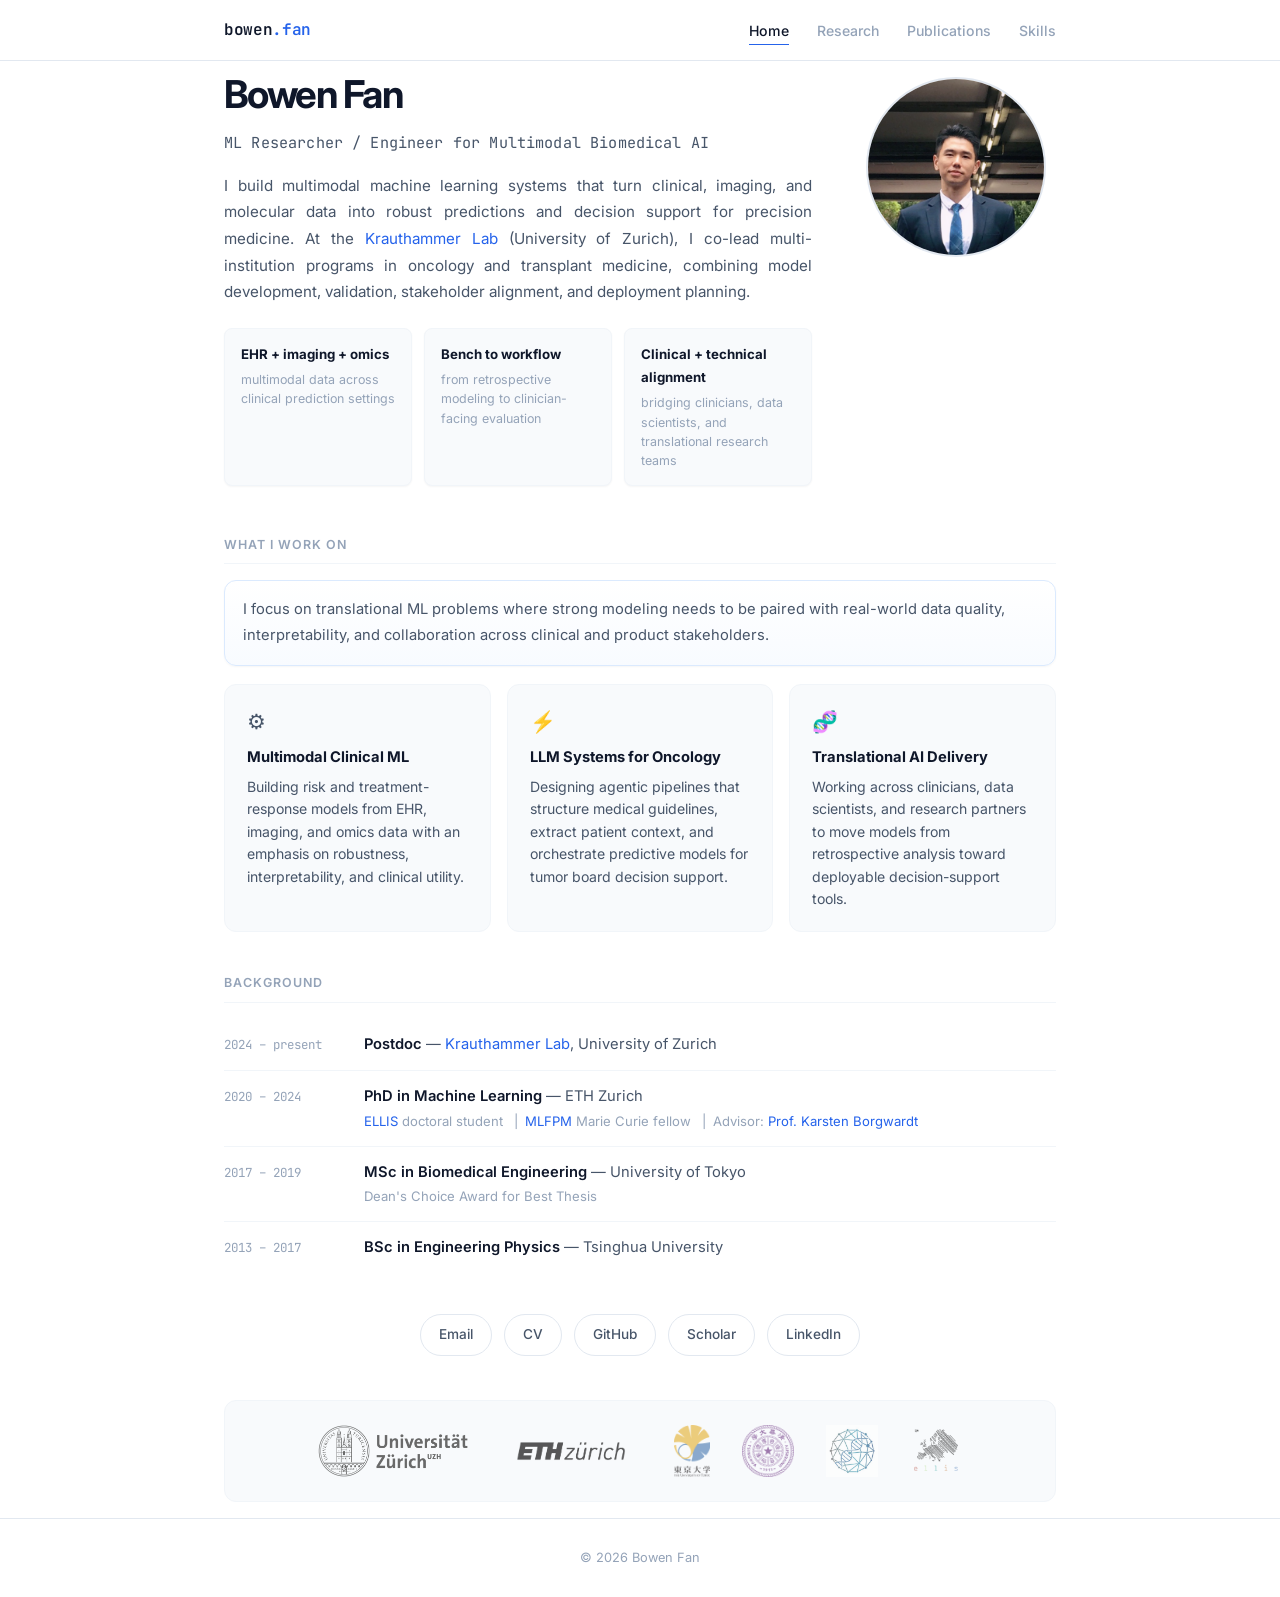
<file: index.html>
<!DOCTYPE html>
<html lang="en">
<head>
  <meta charset="UTF-8">
  <meta name="viewport" content="width=device-width, initial-scale=1">
  <meta name="description" content="Bowen Fan – ML researcher and engineer building multimodal AI systems for precision medicine, translational research, and pharma-facing biomedical applications.">
  <link rel="preconnect" href="https://fonts.googleapis.com">
  <link rel="preconnect" href="https://fonts.gstatic.com" crossorigin>
  <link href="https://fonts.googleapis.com/css2?family=Inter:wght@400;500;600;700&family=JetBrains+Mono:wght@400;500;600;700&display=swap" rel="stylesheet">
  <link rel="stylesheet" href="style.css">
  <title>Bowen Fan</title>
</head>
<body>
  <header>
    <nav class="container">
      <a class="nav-brand" href="index.html">bowen<span>.fan</span></a>
      <ul class="nav-links">
        <li><a href="index.html" class="active">Home</a></li>
        <li><a href="research.html">Research</a></li>
        <li><a href="publications.html">Publications</a></li>
        <li><a href="skills.html">Skills</a></li>
      </ul>
    </nav>
  </header>

  <main class="container">

    <!-- Hero -->
    <section class="hero">
      <div class="hero-text">
        <h1>Bowen Fan</h1>
        <p class="hero-tagline">ML Researcher / Engineer for Multimodal Biomedical AI</p>
        <p>I build multimodal machine learning systems that turn clinical, imaging, and molecular data into robust predictions and decision support for precision medicine. At the <a href="https://krauthammerlab.ch/" target="_blank">Krauthammer Lab</a> (University of Zurich), I co-lead multi-institution programs in oncology and transplant medicine, combining model development, validation, stakeholder alignment, and deployment planning.</p>
        <div class="hero-metrics">
          <div class="metric-card">
            <strong>EHR + imaging + omics</strong>
            <span>multimodal data across clinical prediction settings</span>
          </div>
          <div class="metric-card">
            <strong>Bench to workflow</strong>
            <span>from retrospective modeling to clinician-facing evaluation</span>
          </div>
          <div class="metric-card">
            <strong>Clinical + technical alignment</strong>
            <span>bridging clinicians, data scientists, and translational research teams</span>
          </div>
        </div>
      </div>
      <div class="hero-photo">
        <img src="files/profile.png" alt="Bowen Fan">
      </div>
    </section>

    <!-- What I work on -->
    <section class="home-section">
      <h3 class="home-heading">What I work on</h3>
      <p class="section-intro-card">I focus on translational ML problems where strong modeling needs to be paired with real-world data quality, interpretability, and collaboration across clinical and product stakeholders.</p>
      <div class="focus-grid">
        <a href="research.html" class="focus-card">
          <span class="focus-icon">&#9881;</span>
          <strong>Multimodal Clinical ML</strong>
          <span>Building risk and treatment-response models from EHR, imaging, and omics data with an emphasis on robustness, interpretability, and clinical utility.</span>
        </a>
        <a href="research.html" class="focus-card">
          <span class="focus-icon">&#9889;</span>
          <strong>LLM Systems for Oncology</strong>
          <span>Designing agentic pipelines that structure medical guidelines, extract patient context, and orchestrate predictive models for tumor board decision support.</span>
        </a>
        <a href="research.html" class="focus-card">
          <span class="focus-icon">&#129516;</span>
          <strong>Translational AI Delivery</strong>
          <span>Working across clinicians, data scientists, and research partners to move models from retrospective analysis toward deployable decision-support tools.</span>
        </a>
      </div>
      <!-- <div class="hero-keywords">
        <span class="keyword">Biomedical AI</span>
        <span class="keyword">Multimodal ML</span>
        <span class="keyword">Clinical Prediction</span>
        <span class="keyword">Treatment Response</span>
        <span class="keyword">EHR</span>
        <span class="keyword">Omics</span>
        <span class="keyword">LLM Agents</span>
        <span class="keyword">Precision Oncology</span>
        <span class="keyword">Biotech / Pharma</span>
      </div> -->
    </section>

    <!-- Background -->
    <section class="home-section">
      <h3 class="home-heading">Background</h3>
      <div class="timeline">
        <div class="timeline-item">
          <div class="timeline-date">2024 &ndash; present</div>
          <div class="timeline-content">
            <strong>Postdoc</strong> &mdash; <a href="https://krauthammerlab.ch/" target="_blank">Krauthammer Lab</a>, University of Zurich
          </div>
        </div>
        <div class="timeline-item">
          <div class="timeline-date">2020 &ndash; 2024</div>
          <div class="timeline-content">
            <strong>PhD in Machine Learning</strong> &mdash; ETH Zurich
            <span class="timeline-detail"><a href="https://ellis.eu/" target="_blank">ELLIS</a> doctoral student &ensp;|&ensp;<a href="https://mlfpm.eu/" target="_blank">MLFPM</a> Marie Curie fellow &ensp;|&ensp;Advisor: <a href="https://scholar.google.co.uk/citations?user=v3JsjMYAAAAJ&hl=en" target="_blank">Prof. Karsten Borgwardt</a></span>
          </div>
        </div>
        <div class="timeline-item">
          <div class="timeline-date">2017 &ndash; 2019</div>
          <div class="timeline-content">
            <strong>MSc in Biomedical Engineering</strong> &mdash; University of Tokyo
            <span class="timeline-detail">Dean's Choice Award for Best Thesis</span>
          </div>
        </div>
        <div class="timeline-item">
          <div class="timeline-date">2013 &ndash; 2017</div>
          <div class="timeline-content">
            <strong>BSc in Engineering Physics</strong> &mdash; Tsinghua University
          </div>
        </div>
      </div>
    </section>

    <!-- Links -->
    <div class="social-links">
      <a href="mailto:percyfanbw@gmail.com">Email</a>
      <a href="files/CV.pdf" target="_blank">CV</a>
      <a href="https://github.com/bowfan94" target="_blank">GitHub</a>
      <a href="https://scholar.google.com/citations?user=kJBUBUkAAAAJ&hl=en" target="_blank">Scholar</a>
      <a href="https://www.linkedin.com/in/bowenfan-thu/" target="_blank">LinkedIn</a>
    </div>

    <div class="logo-bar">
      <img src="files/Logos/uzh-logo-black.png" alt="University of Zurich">
      <img src="files/Logos/eth_logo.png" alt="ETH Zurich">
      <img src="files/Logos/UTokyo_logo.png" alt="University of Tokyo">
      <img src="files/Logos/Tsinghua_Logo.png" alt="Tsinghua University">
      <img src="files/Logos/MLFPM_logo.jpg" alt="MLFPM">
      <img src="files/Logos/ellis_logo.png" alt="ELLIS">
    </div>
  </main>

  <footer>
    <div class="container">&copy; 2026 Bowen Fan</div>
  </footer>
</body>
</html>
</file>
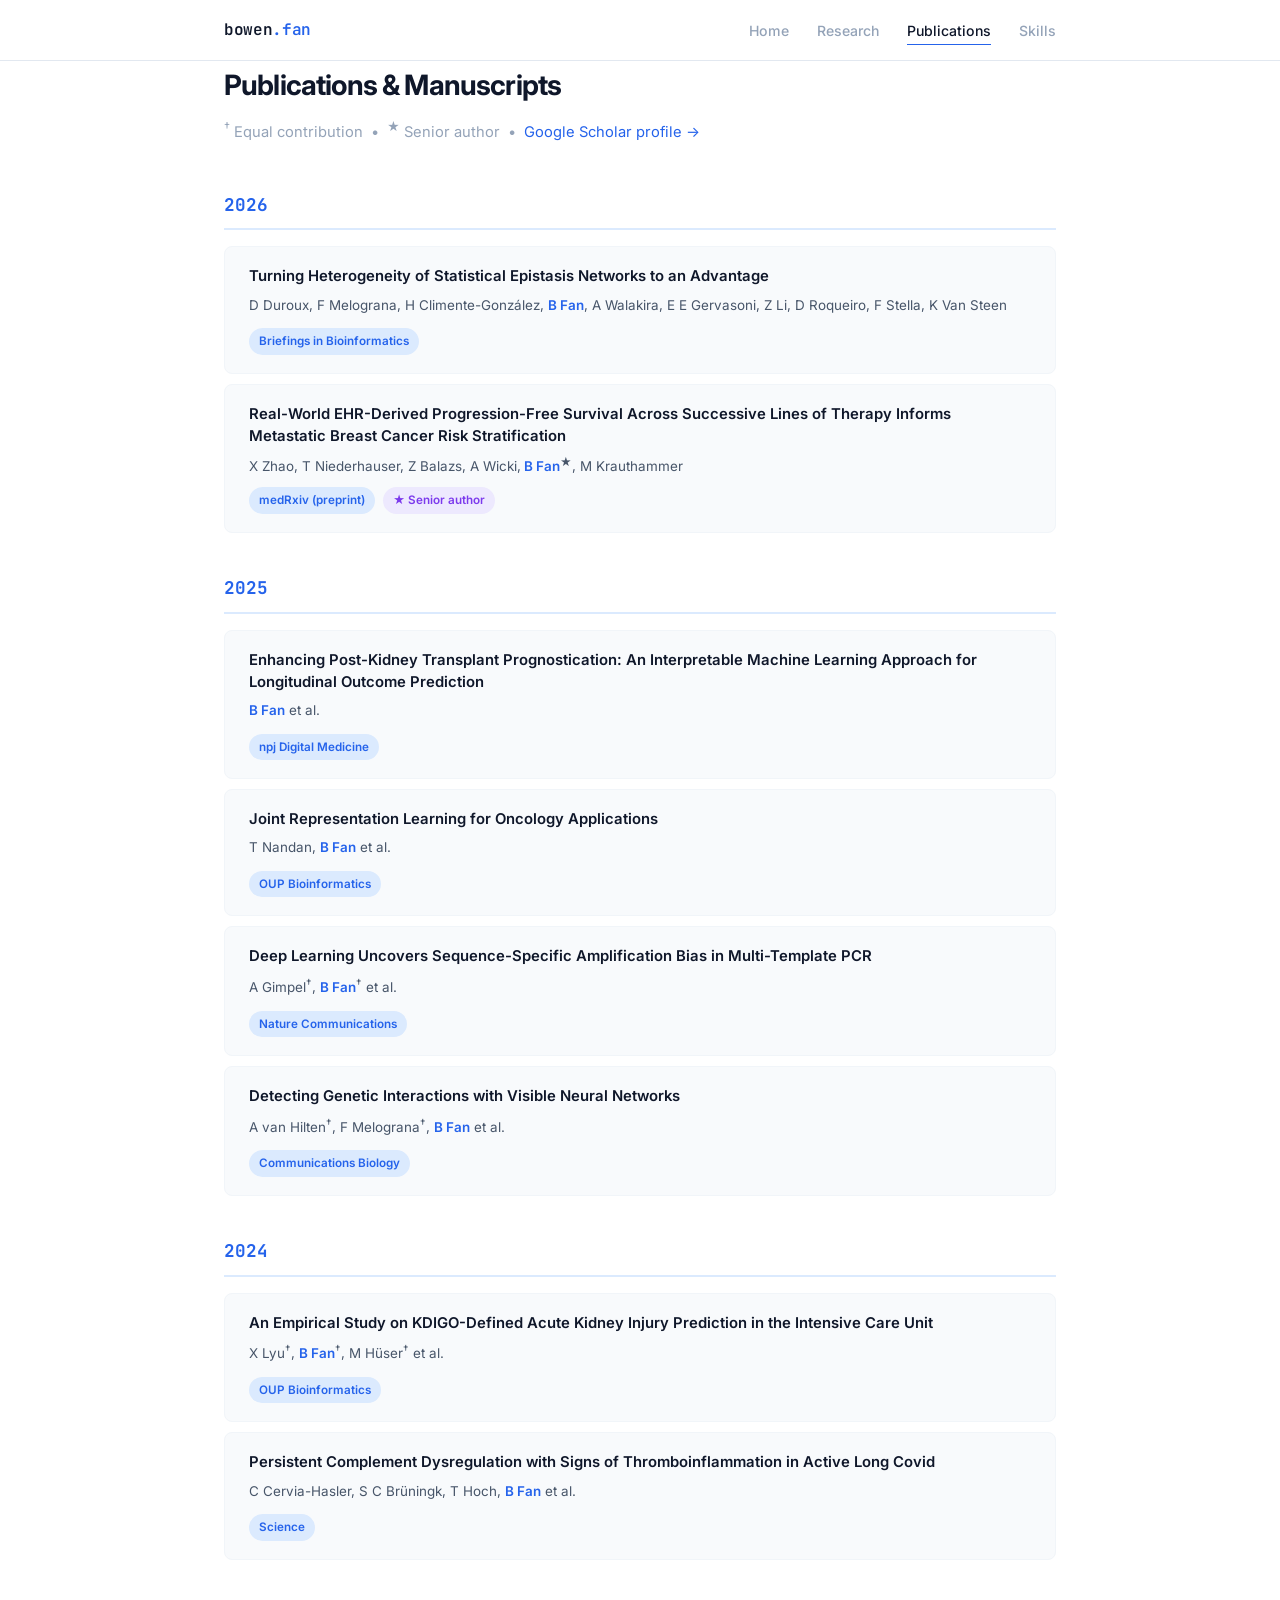
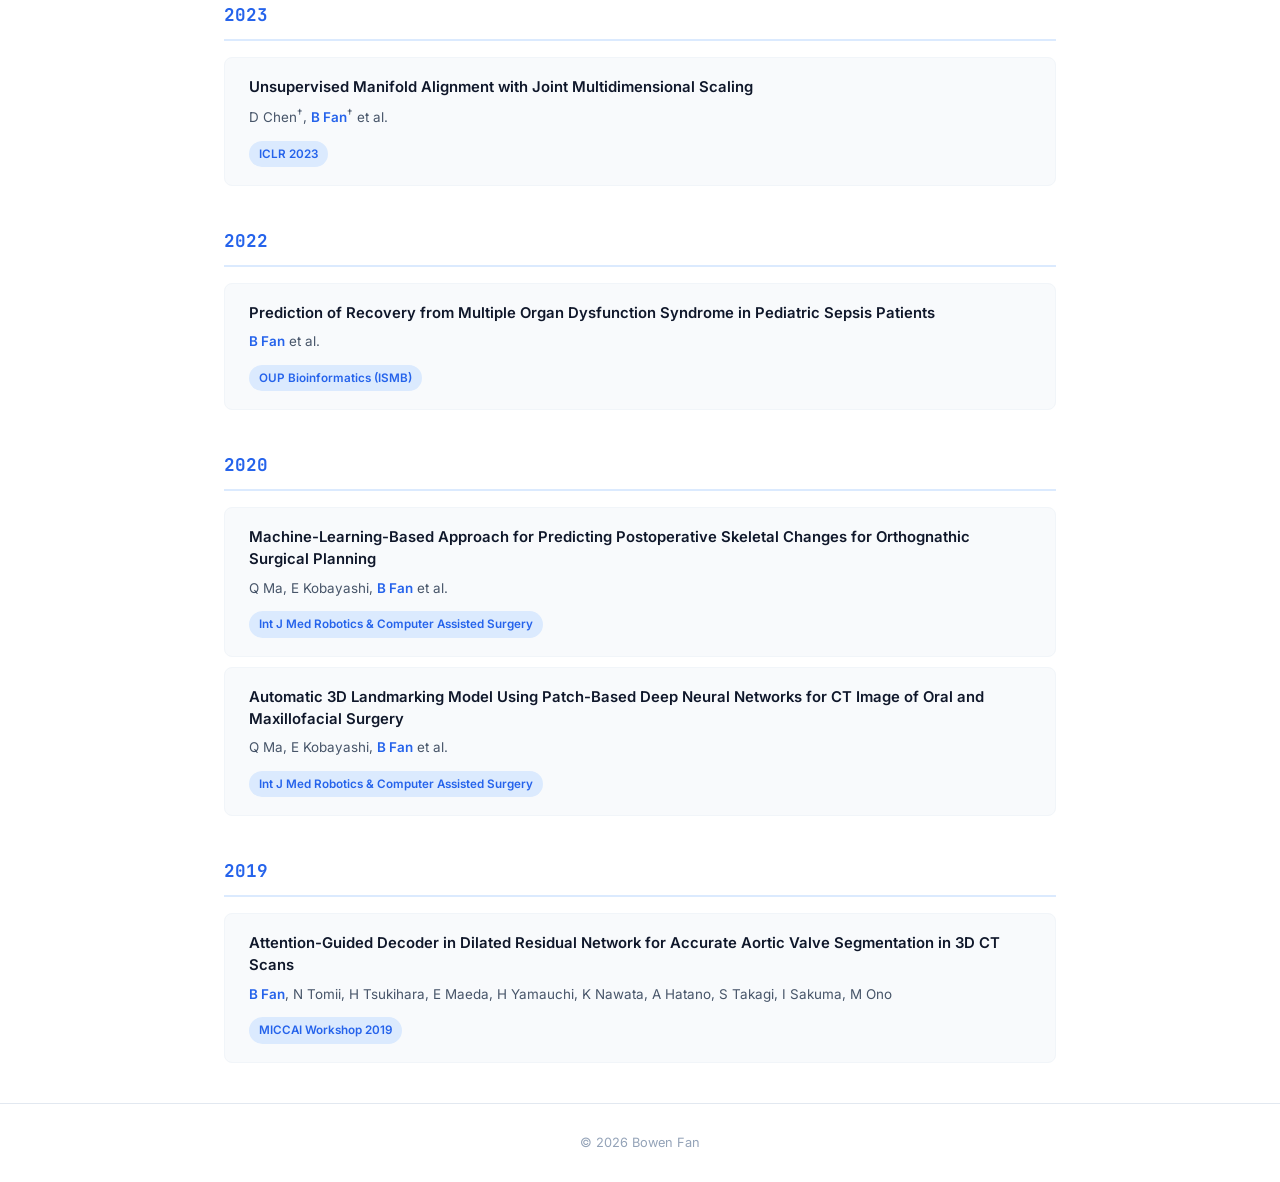
<file: publications.html>
<!DOCTYPE html>
<html lang="en">
<head>
  <meta charset="UTF-8">
  <meta name="viewport" content="width=device-width, initial-scale=1">
  <meta name="description" content="Bowen Fan – Publications &amp; Manuscripts">
  <link rel="preconnect" href="https://fonts.googleapis.com">
  <link rel="preconnect" href="https://fonts.gstatic.com" crossorigin>
  <link href="https://fonts.googleapis.com/css2?family=Inter:wght@400;500;600;700&family=JetBrains+Mono:wght@400;500;600;700&display=swap" rel="stylesheet">
  <link rel="stylesheet" href="style.css">
  <title>Bowen Fan | Publications</title>
</head>
<body>
  <header>
    <nav class="container">
      <a class="nav-brand" href="index.html">bowen<span>.fan</span></a>
      <ul class="nav-links">
        <li><a href="index.html">Home</a></li>
        <li><a href="research.html">Research</a></li>
        <li><a href="publications.html" class="active">Publications</a></li>
        <li><a href="skills.html">Skills</a></li>
      </ul>
    </nav>
  </header>

  <main class="container">
    <h2 class="section-title">Publications &amp; Manuscripts</h2>
    <p class="section-subtitle"><sup>&dagger;</sup> Equal contribution &nbsp;&bull;&nbsp; <sup>&#9733;</sup> Senior author &nbsp;&bull;&nbsp; <a href="https://scholar.google.com/citations?user=kJBUBUkAAAAJ&hl=en" target="_blank">Google Scholar profile &rarr;</a></p>

    <!-- ── 2026 ── -->
    <div class="pub-year-group">
      <div class="pub-year">2026</div>

      <div class="pub-entry">
        <div class="pub-title"><a href="https://academic.oup.com/bib/article/27/1/bbaf699/8429892" target="_blank">Turning Heterogeneity of Statistical Epistasis Networks to an Advantage</a></div>
        <div class="pub-authors">D Duroux, F Melograna, H Climente-Gonz&aacute;lez, <span class="me">B Fan</span>, A Walakira, E E Gervasoni, Z Li, D Roqueiro, F Stella, K Van Steen</div>
        <span class="pub-venue">Briefings in Bioinformatics</span>
      </div>

      <div class="pub-entry">
        <div class="pub-title"><a href="https://www.medrxiv.org/content/10.64898/2026.02.24.26346242v1" target="_blank">Real-World EHR-Derived Progression-Free Survival Across Successive Lines of Therapy Informs Metastatic Breast Cancer Risk Stratification</a></div>
        <div class="pub-authors">X Zhao,  T Niederhauser, Z Balazs, A Wicki,<span class="me"> B Fan</span><sup>&#9733;</sup>, M Krauthammer</div>
        <div class="pub-meta">
          <span class="pub-venue">medRxiv (preprint)</span>
          <span class="pub-note pub-note-senior">&#9733; Senior author</span>
        </div>
      </div>
    </div>

    <!-- ── 2025 ── -->
    <div class="pub-year-group">
      <div class="pub-year">2025</div>

      <div class="pub-entry">
        <div class="pub-title"><a href="https://nature.com/articles/s41746-025-02049-4" target="_blank">Enhancing Post-Kidney Transplant Prognostication: An Interpretable Machine Learning Approach for Longitudinal Outcome Prediction</a></div>
        <div class="pub-authors"><span class="me">B Fan</span> et al.</div>
        <span class="pub-venue">npj Digital Medicine</span>
      </div>

      <div class="pub-entry">
        <div class="pub-title"><a href="https://academic.oup.com/bioinformatics/advance-article/doi/10.1093/bioinformatics/btaf597/8306018" target="_blank">Joint Representation Learning for Oncology Applications</a></div>
        <div class="pub-authors">T Nandan, <span class="me">B Fan</span> et al.</div>
        <span class="pub-venue">OUP Bioinformatics</span>
      </div>

      <div class="pub-entry">
        <div class="pub-title"><a href="https://www.biorxiv.org/content/10.1101/2024.09.20.614030v1.abstract" target="_blank">Deep Learning Uncovers Sequence-Specific Amplification Bias in Multi-Template PCR</a></div>
        <div class="pub-authors">A Gimpel<sup>&dagger;</sup>, <span class="me">B Fan</span><sup>&dagger;</sup> et al.</div>
        <span class="pub-venue">Nature Communications</span>
      </div>

      <div class="pub-entry">
        <div class="pub-title"><a href="https://www.nature.com/articles/s42003-025-08157-x" target="_blank">Detecting Genetic Interactions with Visible Neural Networks</a></div>
        <div class="pub-authors">A van Hilten<sup>&dagger;</sup>, F Melograna<sup>&dagger;</sup>, <span class="me">B Fan</span> et al.</div>
        <span class="pub-venue">Communications Biology</span>
      </div>
    </div>

    <!-- ── 2024 ── -->
    <div class="pub-year-group">
      <div class="pub-year">2024</div>

      <div class="pub-entry">
        <div class="pub-title"><a href="https://doi.org/10.1093/bioinformatics/btae212" target="_blank">An Empirical Study on KDIGO-Defined Acute Kidney Injury Prediction in the Intensive Care Unit</a></div>
        <div class="pub-authors">X Lyu<sup>&dagger;</sup>, <span class="me">B Fan</span><sup>&dagger;</sup>, M H&uuml;ser<sup>&dagger;</sup> et al.</div>
        <span class="pub-venue">OUP Bioinformatics</span>
      </div>

      <div class="pub-entry">
        <div class="pub-title"><a href="https://doi.org/10.1126/science.adg7942" target="_blank">Persistent Complement Dysregulation with Signs of Thromboinflammation in Active Long Covid</a></div>
        <div class="pub-authors">C Cervia-Hasler, S C Br&uuml;ningk, T Hoch, <span class="me">B Fan</span> et al.</div>
        <span class="pub-venue">Science</span>
      </div>
    </div>

    <!-- ── 2023 ── -->
    <div class="pub-year-group">
      <div class="pub-year">2023</div>

      <div class="pub-entry">
        <div class="pub-title"><a href="https://arxiv.org/abs/2207.02968" target="_blank">Unsupervised Manifold Alignment with Joint Multidimensional Scaling</a></div>
        <div class="pub-authors">D Chen<sup>&dagger;</sup>, <span class="me">B Fan</span><sup>&dagger;</sup> et al.</div>
        <span class="pub-venue">ICLR 2023</span>
      </div>
    </div>

    <!-- ── 2022 ── -->
    <div class="pub-year-group">
      <div class="pub-year">2022</div>

      <div class="pub-entry">
        <div class="pub-title"><a href="https://doi.org/10.1093/bioinformatics/btac229" target="_blank">Prediction of Recovery from Multiple Organ Dysfunction Syndrome in Pediatric Sepsis Patients</a></div>
        <div class="pub-authors"><span class="me">B Fan</span> et al.</div>
        <span class="pub-venue">OUP Bioinformatics (ISMB)</span>
      </div>
    </div>

    <!-- ── 2020 ── -->
    <div class="pub-year-group">
      <div class="pub-year">2020</div>

      <div class="pub-entry">
        <div class="pub-title"><a href="https://onlinelibrary.wiley.com/doi/abs/10.1002/rcs.2379" target="_blank">Machine-Learning-Based Approach for Predicting Postoperative Skeletal Changes for Orthognathic Surgical Planning</a></div>
        <div class="pub-authors">Q Ma, E Kobayashi, <span class="me">B Fan</span> et al.</div>
        <span class="pub-venue">Int J Med Robotics &amp; Computer Assisted Surgery</span>
      </div>

      <div class="pub-entry">
        <div class="pub-title"><a href="https://onlinelibrary.wiley.com/doi/abs/10.1002/rcs.2093" target="_blank">Automatic 3D Landmarking Model Using Patch-Based Deep Neural Networks for CT Image of Oral and Maxillofacial Surgery</a></div>
        <div class="pub-authors">Q Ma, E Kobayashi, <span class="me">B Fan</span> et al.</div>
        <span class="pub-venue">Int J Med Robotics &amp; Computer Assisted Surgery</span>
      </div>
    </div>

    <!-- ── 2019 ── -->
    <div class="pub-year-group">
      <div class="pub-year">2019</div>

      <div class="pub-entry">
        <div class="pub-title"><a href="https://link.springer.com/chapter/10.1007/978-3-030-33327-0_15" target="_blank">Attention-Guided Decoder in Dilated Residual Network for Accurate Aortic Valve Segmentation in 3D CT Scans</a></div>
        <div class="pub-authors"><span class="me">B Fan</span>, N Tomii, H Tsukihara, E Maeda, H Yamauchi, K Nawata, A Hatano, S Takagi, I Sakuma, M Ono</div>
        <span class="pub-venue">MICCAI Workshop 2019</span>
      </div>
    </div>
  </main>

  <footer>
    <div class="container">&copy; 2026 Bowen Fan</div>
  </footer>
</body>
</html>
</file>
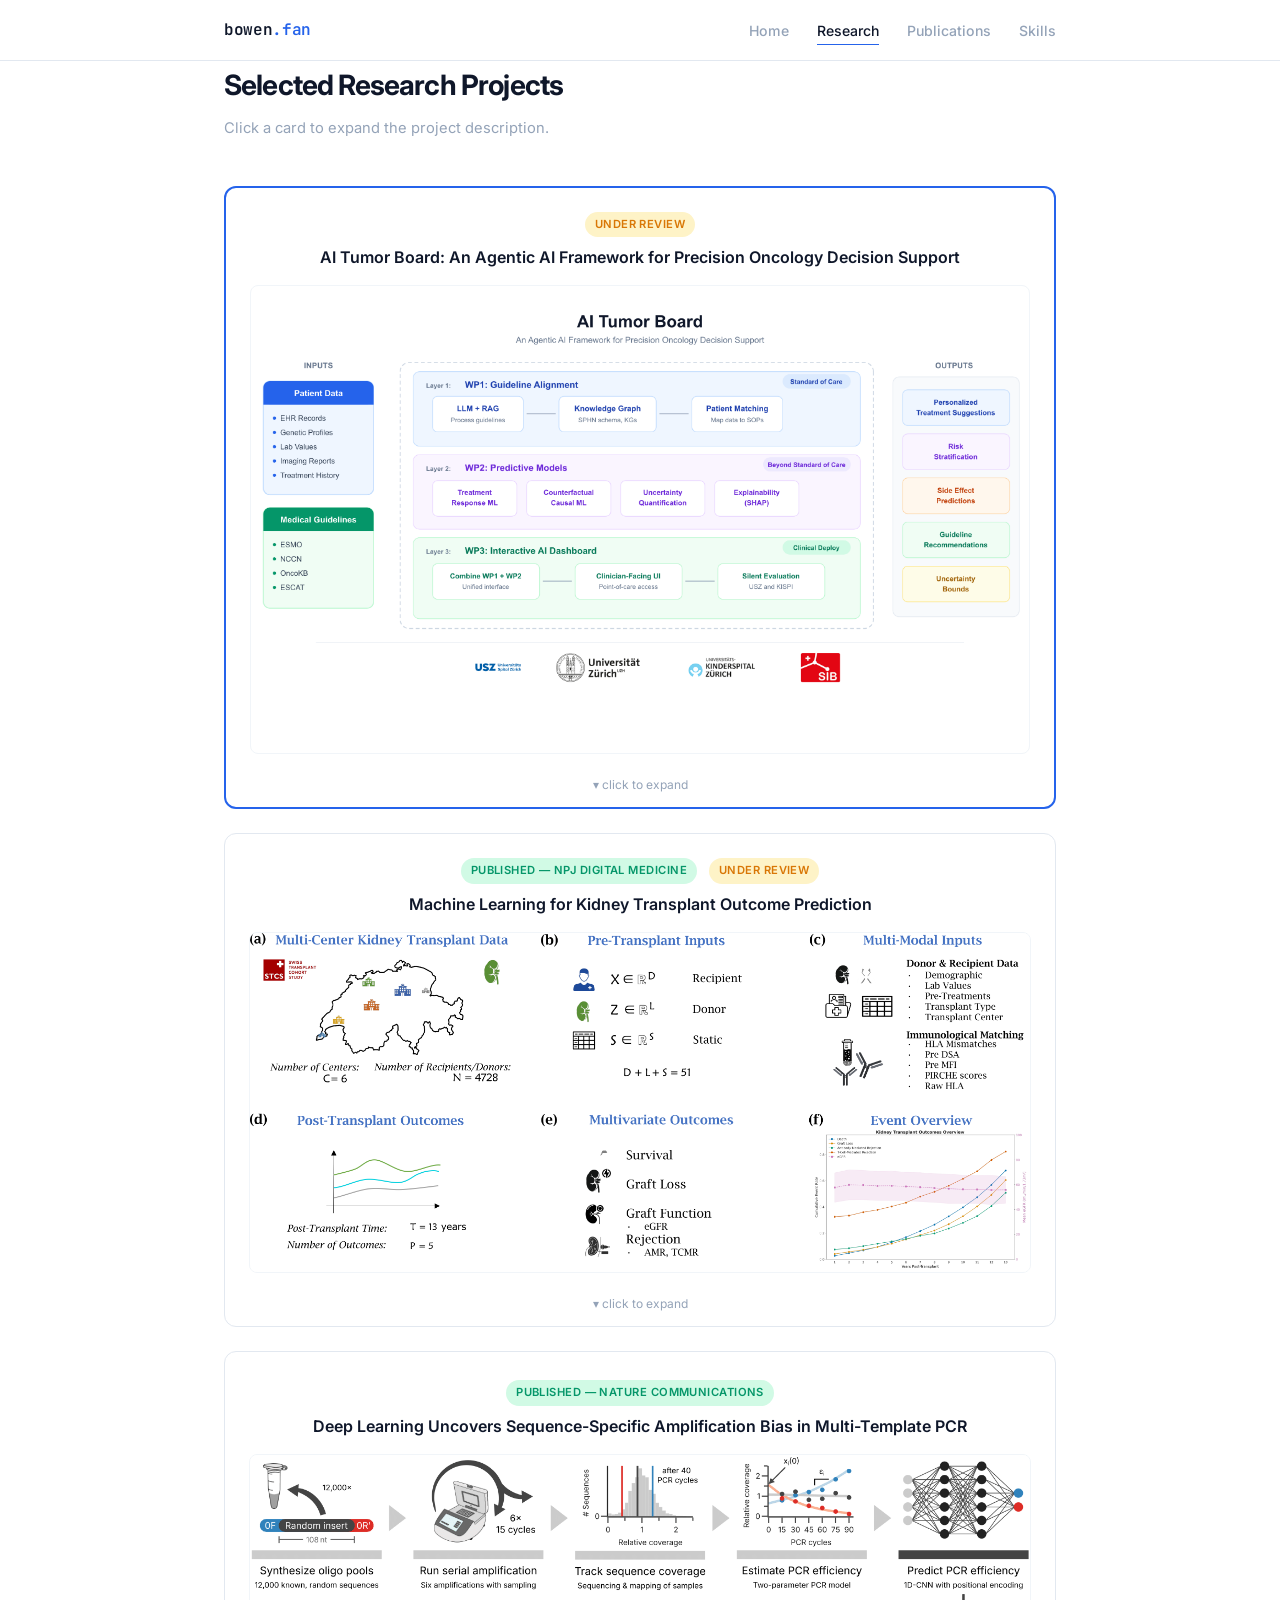
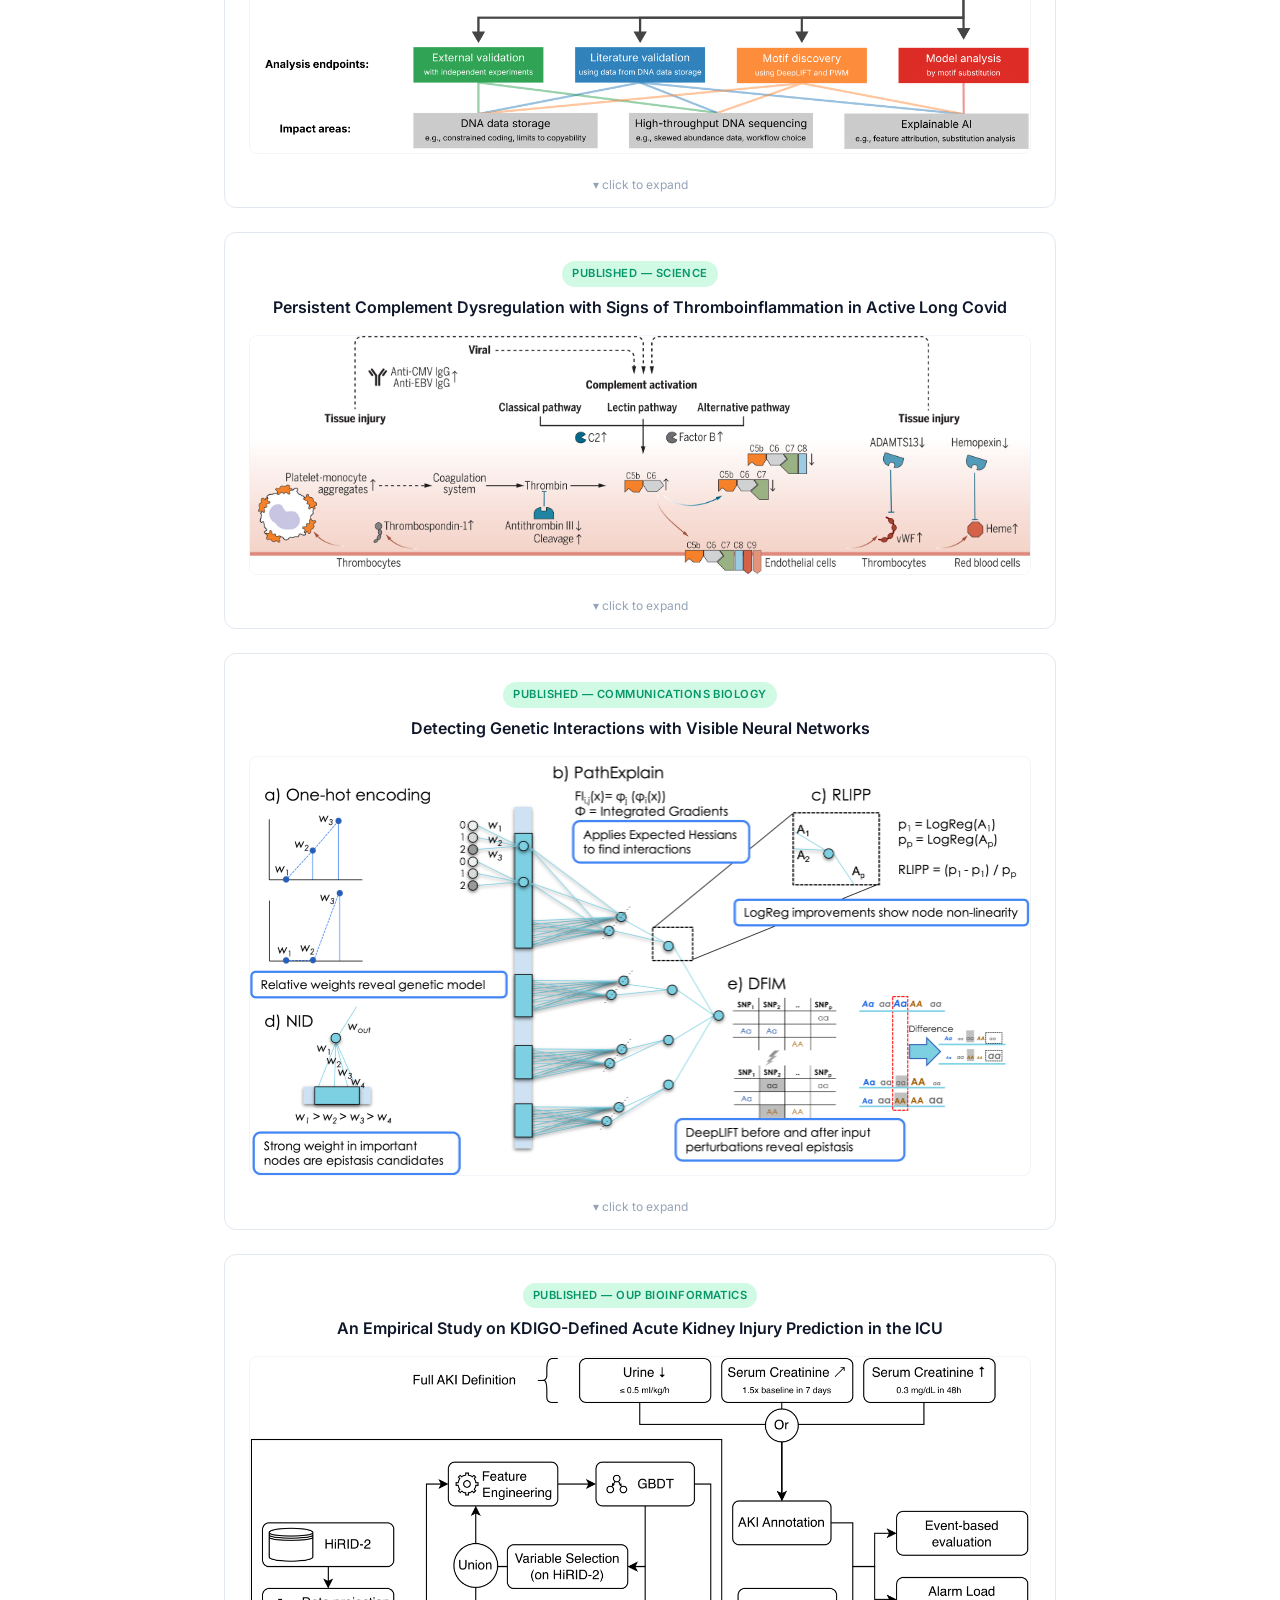
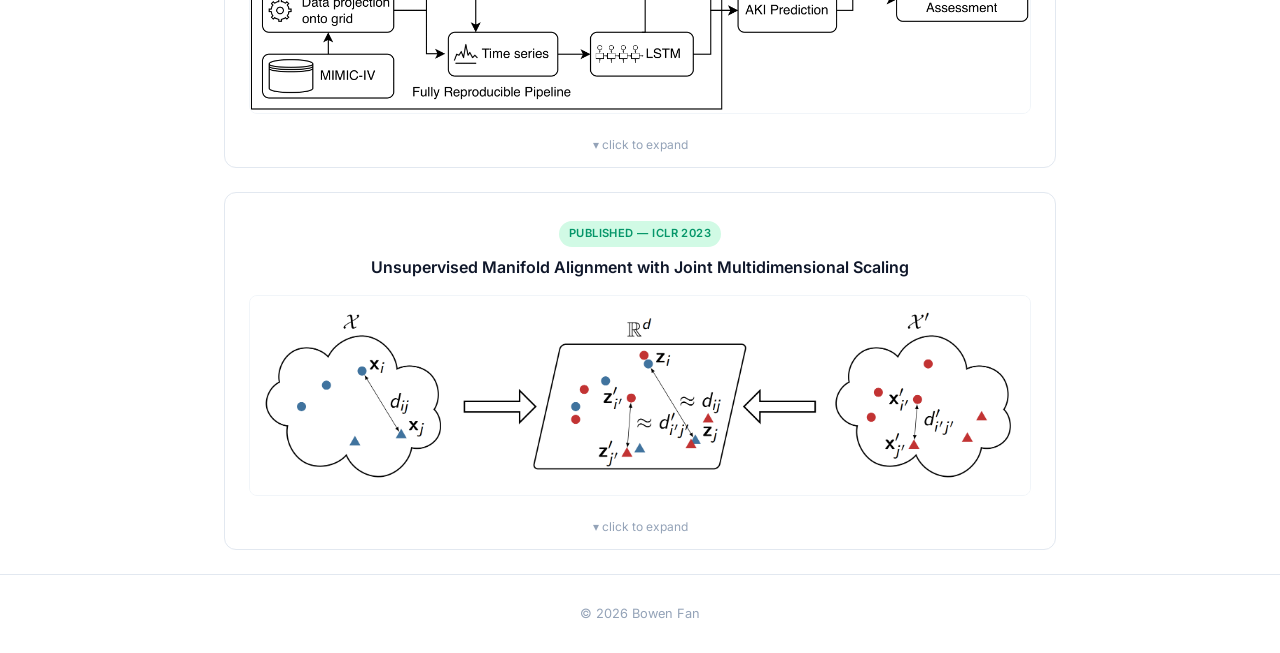
<file: research.html>
<!DOCTYPE html>
<html lang="en">
<head>
  <meta charset="UTF-8">
  <meta name="viewport" content="width=device-width, initial-scale=1">
  <meta name="description" content="Bowen Fan – Selected Research Projects">
  <link rel="preconnect" href="https://fonts.googleapis.com">
  <link rel="preconnect" href="https://fonts.gstatic.com" crossorigin>
  <link href="https://fonts.googleapis.com/css2?family=Inter:wght@400;500;600;700&family=JetBrains+Mono:wght@400;500;600;700&display=swap" rel="stylesheet">
  <link rel="stylesheet" href="style.css">
  <title>Bowen Fan | Research</title>
</head>
<body>
  <header>
    <nav class="container">
      <a class="nav-brand" href="index.html">bowen<span>.fan</span></a>
      <ul class="nav-links">
        <li><a href="index.html">Home</a></li>
        <li><a href="research.html" class="active">Research</a></li>
        <li><a href="publications.html">Publications</a></li>
        <li><a href="skills.html">Skills</a></li>
      </ul>
    </nav>
  </header>

  <main class="container">
    <h2 class="section-title">Selected Research Projects</h2>
    <p class="section-subtitle">Click a card to expand the project description.</p>

    <!-- ── AI Tumor Board (Flagship) ── -->
    <section class="project-card" onclick="toggleCard(this)" style="border: 2px solid #2563eb;">
      <div class="project-card-header">
        <div style="display:flex; align-items:center; justify-content:center; gap:12px; flex-wrap:wrap; margin-bottom:8px;">
          <span class="badge badge-review">Under Review</span>
        </div>
        <h3 class="project-card-title">AI Tumor Board: An Agentic AI Framework for Precision Oncology Decision Support</h3>
      </div>
      <div class="project-card-image">
        <img src="files/Projects/AI Tumor Board/overview.svg" alt="AI Tumor Board framework overview: guideline alignment, predictive models, and interactive dashboard">
      </div>
      <div class="expand-hint">&#9662; click to expand</div>
      <div class="project-card-body">
        <p>The <strong>AI Tumor Board</strong> is a multi-institution research program (USZ, KISPI, UZH) that I co-manage as part of my postdoctoral work at the <a href="https://krauthammerlab.ch/" target="_blank" onclick="event.stopPropagation();">Krauthammer Lab</a>. The project aims to develop and clinically evaluate an AI-driven platform for precision oncology that provides oncologists with both evidence-based and data-driven treatment decision support for adult and pediatric cancer patients.</p>

        <p>Cancer treatment decisions fall into two scenarios: <strong>standard of care</strong> (guided by clinical guidelines) and <strong>beyond standard of care</strong> (where trial evidence is absent and treatment becomes increasingly individualized). Most cancer patients eventually progress to the latter, making AI-powered solutions critical for complementing guideline-based treatment. The AI Tumor Board framework addresses both settings through three integrated work packages:</p>

        <h4>WP1 &mdash; Guideline-Driven Decision Support (Standard of Care)</h4>
        <p>We leverage <strong>Large Language Models</strong> (including Meditron and RAG pipelines) to convert free-text clinical guidelines (ESMO, NCCN, OncoKB) into structured, queryable <strong>Knowledge Graphs</strong> adhering to the SPHN schema. This enables automated matching of patient characteristics&mdash;extracted from clinical notes via NLP&mdash;to relevant treatment recommendations. The structured representations are validated by clinicians through a human-in-the-loop strategy, mitigating hallucination risks. The system is designed for multi-cancer coverage: melanoma, NSCLC, ovarian cancer (adults) and leukemia, brain tumors, sarcoma (pediatric).</p>

        <h4>WP2 &mdash; Data-Driven Predictive Models (Beyond Standard of Care)</h4>
        <p>For patients beyond standard-of-care, we train <strong>multimodal ML models</strong> on retrospective EHR data (clinical, genetic, and multi-omics profiles) to predict personalized treatment response (progression-free survival) and side effects (adverse events). The approach integrates <strong>counterfactual causal ML</strong> for treatment selection, <strong>conformal prediction</strong> for uncertainty quantification, and <strong>SHAP</strong> for interpretability. Models are trained on patient cohorts from USZ, KISPI, and the Swiss Precision Oncology network (~4,000+ patients).</p>
        <p>As a concrete downstream application of WP2, we developed a framework for <strong>individualized progression-free survival (PFS) estimation</strong> across successive lines of metastatic breast cancer therapy. See <a href="https://www.medrxiv.org/content/10.64898/2026.02.24.26346242v1" target="_blank" onclick="event.stopPropagation();">our preprint</a> for more details.</p>
        <h4>WP3 &mdash; Interactive AI Dashboard</h4>
        <p>Technologies from WP1 and WP2 are integrated into a clinician-facing <strong>interactive dashboard</strong> deployed for silent evaluation during actual tumor board meetings at USZ and KISPI. The dashboard presents personalized guideline matches, predicted treatment outcomes with uncertainty bounds, and explainable risk factors&mdash;enabling multidisciplinary teams to make informed, collaborative decisions at the point of care.</p>

        <!-- <h4 style="color:#7c3aed;">Sub-project: Metastatic Breast Cancer PFS Prediction</h4>
        <p>As a concrete downstream application of WP2, we developed a framework for <strong>individualized progression-free survival (PFS) estimation</strong> across successive lines of metastatic breast cancer therapy using real-world EHR data. Applied to 2,881 patients contributing 8,791 metastatic lines of therapy (mLoTs) from MSK-CHORD, a gradient-boosted survival model achieves <strong>AUROC 0.824 at 1 year</strong> (Antolini's C = 0.680). The model provides calibrated risk stratification across line numbers and tumor subtypes (HR+/HER2&minus;, TNBC, HER2+), relying on clinically plausible biological signals rather than surveillance artifacts, and is robust to missing modalities.</p>
        <a href="https://www.medrxiv.org/content/10.64898/2026.02.24.26346242v1" class="paper-link" target="_blank" onclick="event.stopPropagation();">&#128196; Preprint (medRxiv)</a>
        <a href="files/Projects/AI Tumor Board/Project Proposal.pdf" class="paper-link" target="_blank" onclick="event.stopPropagation();" style="margin-left:8px;">&#128196; Project Proposal</a> -->
      </div>
    </section>

    <!-- ── Kidney Transplant ── -->
    <section class="project-card" onclick="toggleCard(this)">
      <div class="project-card-header">
        <div style="display:flex; align-items:center; justify-content:center; gap:12px; flex-wrap:wrap; margin-bottom:8px;">
          <span class="badge badge-published">Published &mdash; npj Digital Medicine</span>
          <span class="badge badge-review">Under Review</span>
        </div>
        <h3 class="project-card-title">Machine Learning for Kidney Transplant Outcome Prediction</h3>
      </div>
      <div class="project-card-image">
        <img src="files/Projects/Kidney transplant/pre_transplant_overview.png" alt="Pre-transplant prediction overview showing multi-center data, inputs, and outcomes">
      </div>
      <div class="expand-hint">&#9662; click to expand</div>
      <div class="project-card-body">
        <p>This project develops interpretable machine learning frameworks for predicting kidney transplant outcomes at multiple stages, using data from the <strong>Swiss Transplant Cohort Study (STCS)</strong> spanning 6 transplant centers and over 4,700 recipients across 13 years. The work is organized into two complementary sub-projects covering the full transplant journey.</p>

        <h4>Sub-project 1: Pre-transplant Baseline Prediction</h4>
        <p>Using multi-modal pre-transplant inputs &mdash; recipient demographics, donor characteristics, laboratory values, immunological matching (HLA mismatches, DSA, PIRCHE scores), and transplant logistics &mdash; we predict multiple post-transplant outcomes including patient survival, graft loss, graft function (eGFR), and rejection events (AMR, TCMR). The model operates on 51 features across recipient, donor, and static categories to provide pre-operative risk stratification.</p>
        <a href="files/Projects/Kidney transplant/pre_transplant_prediction.pdf" class="paper-link" target="_blank" onclick="event.stopPropagation();">&#128196; Manuscript (under review)</a>

        <h4>Sub-project 2: Post-transplant Longitudinal Prediction</h4>
        <div class="sub-figure">
          <img src="files/Projects/Kidney transplant/post_transplant_overview.png" alt="Post-transplant prediction framework: baseline model and follow-up model" style="max-width:700px;">
          <figcaption>Two-stage framework: a baseline model predicts year-1 risk from pre-transplant data; a follow-up model dynamically updates predictions using evolving clinical data.</figcaption>
        </div>
        <p>Rather than relying solely on baseline factors, this sub-project introduces a <strong>two-stage framework</strong> that captures patients' evolving health status. A baseline model predicts year-1 outcomes from pre-transplant data, while a follow-up model incorporates annually updated clinical and laboratory measurements to predict year <em>t+1</em> risk. Using LightGBM with SHAP-based interpretability, the models achieve <strong>AUROC up to 0.896 for graft loss</strong> and <strong>0.797 for mortality</strong>, significantly outperforming static baseline-only approaches.</p>
        <a href="https://nature.com/articles/s41746-025-02049-4" class="paper-link" target="_blank" onclick="event.stopPropagation();">&#128196; npj Digital Medicine (2025)</a>
      </div>
    </section>

    <!-- ── PCR Bias ── -->
    <section class="project-card" onclick="toggleCard(this)">
      <div class="project-card-header">
        <div style="text-align:center; margin-bottom:8px;"><span class="badge badge-published">Published &mdash; Nature Communications</span></div>
        <h3 class="project-card-title">Deep Learning Uncovers Sequence-Specific Amplification Bias in Multi-Template PCR</h3>
      </div>
      <div class="project-card-image">
        <img src="files/Projects/PCR bias/overview.png" alt="PCR amplification bias analysis workflow">
      </div>
      <div class="expand-hint">&#9662; click to expand</div>
      <div class="project-card-body">
        <p>Multi-template PCR is fundamental to many sequencing protocols, yet it introduces sequence-specific amplification biases that skew amplicon abundance. In this work, we trained 1D convolutional neural networks on synthetic DNA pools to learn per-template PCR amplification efficiency, achieving AUROC/AUPRC of up to 0.88/0.44 &mdash; greatly outperforming baseline models relying on GC content alone.</p>
        <p>We developed <strong>CluMo</strong>, a novel motif-discovery framework that extracts interpretable sequence motifs from the trained deep learning models. CluMo revealed that specific CGTG-based motifs near adapter binding sites cause inhibition through <strong>adapter-template self-priming</strong> &mdash; a mechanism previously disregarded in PCR. This finding was validated experimentally using degenerate primers that suppressed self-priming and restored amplification efficiency.</p>
        <a href="files/Papers/PCRbias.pdf" class="paper-link" target="_blank" onclick="event.stopPropagation();">&#128196; PDF</a>
      </div>
    </section>

    <!-- ── Long Covid ── -->
    <section class="project-card" onclick="toggleCard(this)">
      <div class="project-card-header">
        <div style="text-align:center; margin-bottom:8px;"><span class="badge badge-published">Published &mdash; Science</span></div>
        <h3 class="project-card-title">Persistent Complement Dysregulation with Signs of Thromboinflammation in Active Long Covid</h3>
      </div>
      <div class="project-card-image">
        <img src="files/Projects/Long COVID/overview.jpg" alt="Long Covid proteomics analysis overview">
      </div>
      <div class="expand-hint">&#9662; click to expand</div>
      <div class="project-card-body">
        <p>We analyzed the serum proteome of COVID-19 patients up to twelve months post-infection, revealing persistent complement system activation and thromboinflammation. Terminal complement complex formation was altered, with increased C5bC6 complex and decreased C7 incorporation. A prominent thromboinflammatory response, marked by elevated von Willebrand factor and diminished antithrombin III levels, was linked to clinical persistence of Long Covid symptoms.</p>
        <p>Machine learning techniques were applied to analyze over <strong>6,500 protein expression levels</strong>, enabling identification of key biomarkers and mechanistic insights. This approach provided a robust basis for developing targeted diagnostics and therapeutic interventions for the ongoing immune and coagulation abnormalities in Long Covid.</p>
        <a href="files/Papers/LongCOVID.pdf" class="paper-link" target="_blank" onclick="event.stopPropagation();">&#128196; PDF</a>
      </div>
    </section>

    <!-- ── Genetic Interactions ── -->
    <section class="project-card" onclick="toggleCard(this)">
      <div class="project-card-header">
        <div style="text-align:center; margin-bottom:8px;"><span class="badge badge-published">Published &mdash; Communications Biology</span></div>
        <h3 class="project-card-title">Detecting Genetic Interactions with Visible Neural Networks</h3>
      </div>
      <div class="project-card-image">
        <img src="files/Projects/NN interactions/overview.png" alt="Visible neural networks for genetic interactions">
      </div>
      <div class="expand-hint">&#9662; click to expand</div>
      <div class="project-card-body">
        <p>This work investigates detecting non-linear genetic interactions among SNPs, genes, and pathways using <strong>visible neural networks</strong> that incorporate prior biological knowledge (gene and pathway annotations) to create sparse, interpretable architectures. We adapted and accelerated multiple post-hoc interpretation methods &mdash; including PathExplain, RLIPP, NID, and DFIM &mdash; and benchmarked them on simulated data.</p>
        <p>Applied to a genome-wide case-control study of <strong>inflammatory bowel disease</strong>, the methods showed high consistency in identifying epistasis pair candidates, with follow-up association testing revealing seven significant epistasis pairs. This demonstrates the power of biologically-informed neural networks for uncovering complex genetic interactions.</p>
        <a href="files/Papers/NN interactions.pdf" class="paper-link" target="_blank" onclick="event.stopPropagation();">&#128196; PDF</a>
      </div>
    </section>

    <!-- ── AKI Prediction ── -->
    <section class="project-card" onclick="toggleCard(this)">
      <div class="project-card-header">
        <div style="text-align:center; margin-bottom:8px;"><span class="badge badge-published">Published &mdash; OUP Bioinformatics</span></div>
        <h3 class="project-card-title">An Empirical Study on KDIGO-Defined Acute Kidney Injury Prediction in the ICU</h3>
      </div>
      <div class="project-card-image">
        <img src="files/Projects/AKI/overview.png" alt="AKI prediction in ICU">
      </div>
      <div class="expand-hint">&#9662; click to expand</div>
      <div class="project-card-body">
        <p>Traditional AKI prediction models relying solely on creatinine levels delay detection due to the lagging nature of serum creatinine changes. By integrating both creatinine and urine output into the <strong>KDIGO definition</strong>, we developed a gradient-boosted decision tree (GBDT) model enhanced by a novel time-stacking method that significantly outperforms existing LSTM models in precision and reduced false alarms.</p>
        <p>The GBDT model handles diverse ICU data across different systems and demographics, performing robustly regardless of patient cohort specifics. This work improves predictive accuracy for timely AKI intervention and contributes to better resource allocation and patient management in ICUs.</p>
        <a href="files/Papers/AKI.pdf" class="paper-link" target="_blank" onclick="event.stopPropagation();">&#128196; PDF</a>
      </div>
    </section>

    <!-- ── Joint MDS ── -->
    <section class="project-card" onclick="toggleCard(this)">
      <div class="project-card-header">
        <div style="text-align:center; margin-bottom:8px;"><span class="badge badge-published">Published &mdash; ICLR 2023</span></div>
        <h3 class="project-card-title">Unsupervised Manifold Alignment with Joint Multidimensional Scaling</h3>
      </div>
      <div class="project-card-image">
        <img src="files/Projects/Joint MDS/overview.png" alt="Joint MDS overview">
      </div>
      <div class="expand-hint">&#9662; click to expand</div>
      <div class="project-card-body">
        <p>We introduced <strong>Joint Multidimensional Scaling (Joint MDS)</strong>, a method to map data from two distinct domains into a common low-dimensional Euclidean space without prior knowledge of correspondences. By integrating MDS with Wasserstein Procrustes analysis into a joint optimization framework, the approach simultaneously embeds data and learns instance correspondences based solely on intra-dataset dissimilarities.</p>
        <p>Joint MDS proves effective across joint dataset visualization, unsupervised heterogeneous domain adaptation, graph matching, and protein structure alignment. Its unsupervised nature and reliance on intra-dataset dissimilarities make it a powerful tool for complex multi-domain data integration in bioinformatics and machine learning.</p>
        <a href="files/Papers/JointMDS.pdf" class="paper-link" target="_blank" onclick="event.stopPropagation();">&#128196; PDF</a>
      </div>
    </section>
  </main>

  <footer>
    <div class="container">&copy; 2026 Bowen Fan</div>
  </footer>

  <script>
  function toggleCard(card) {
    const body = card.querySelector('.project-card-body');
    const hint = card.querySelector('.expand-hint');
    const isOpen = body.classList.contains('open');
    body.classList.toggle('open');
    if (hint) hint.textContent = isOpen ? '\u25BE click to expand' : '\u25B4 click to collapse';
  }
  </script>
</body>
</html>
</file>
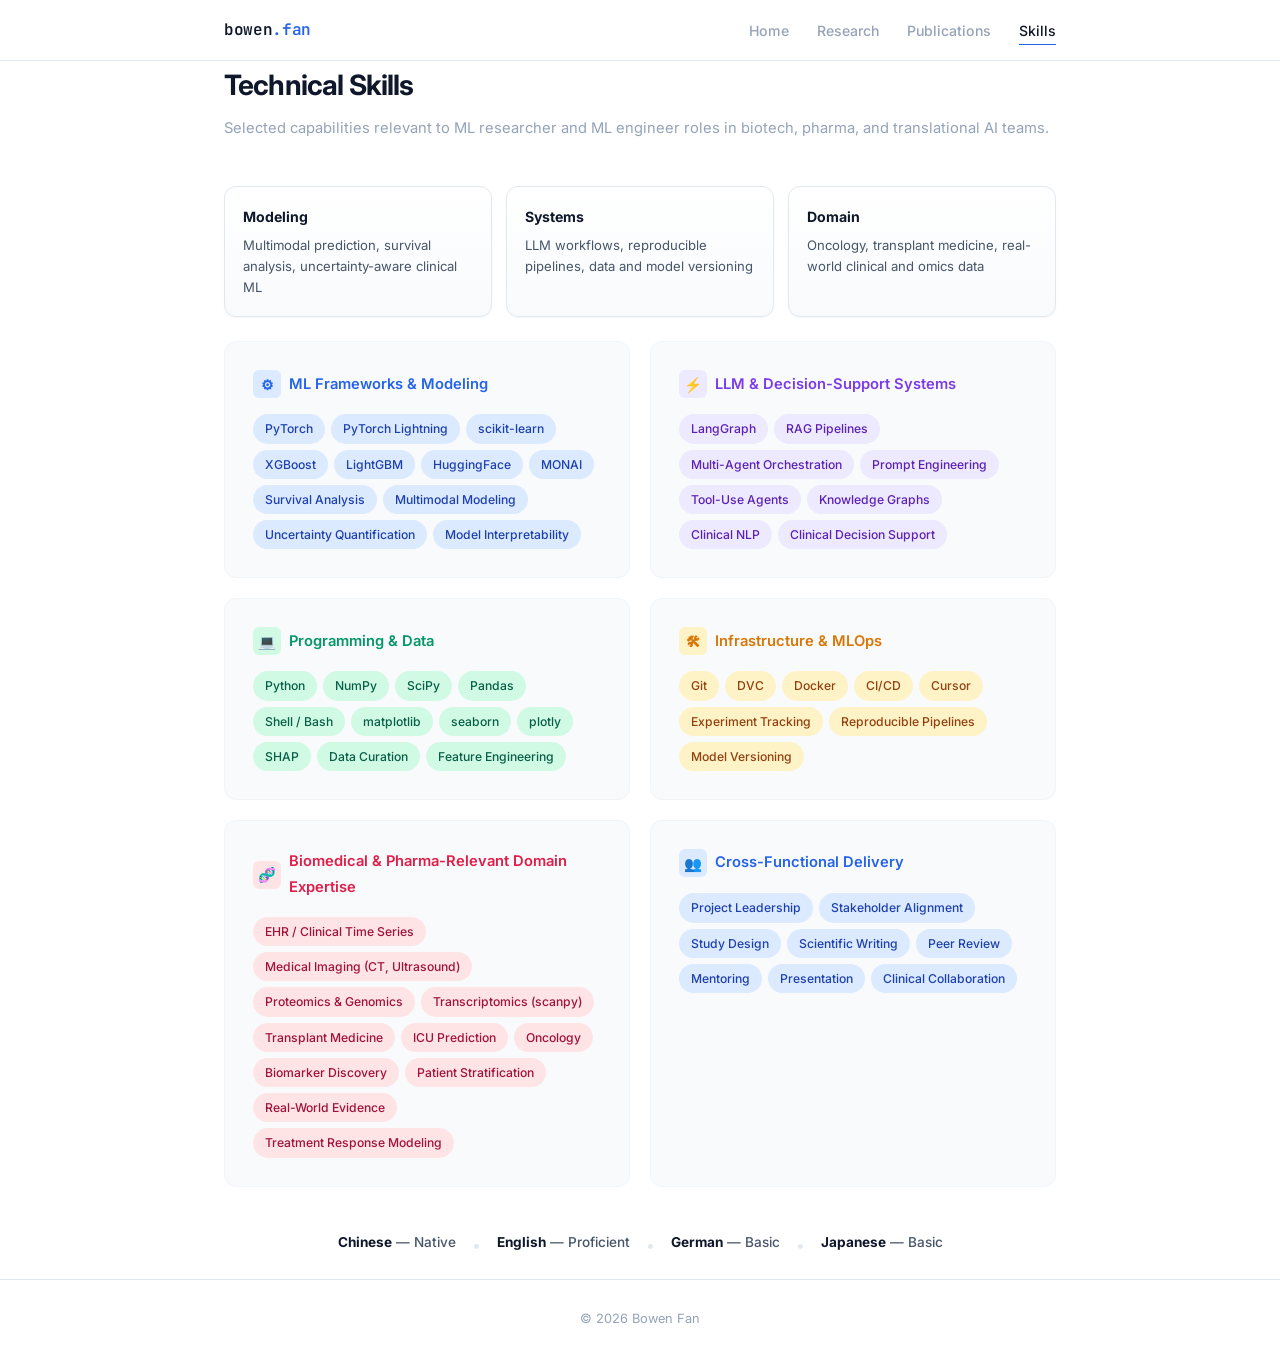
<file: skills.html>
<!DOCTYPE html>
<html lang="en">
<head>
  <meta charset="UTF-8">
  <meta name="viewport" content="width=device-width, initial-scale=1">
  <meta name="description" content="Bowen Fan – technical skills for multimodal ML, biomedical AI, and translational machine learning">
  <link rel="preconnect" href="https://fonts.googleapis.com">
  <link rel="preconnect" href="https://fonts.gstatic.com" crossorigin>
  <link href="https://fonts.googleapis.com/css2?family=Inter:wght@400;500;600;700&family=JetBrains+Mono:wght@400;500;600;700&display=swap" rel="stylesheet">
  <link rel="stylesheet" href="style.css">
  <title>Bowen Fan | Skills</title>
</head>
<body>
  <header>
    <nav class="container">
      <a class="nav-brand" href="index.html">bowen<span>.fan</span></a>
      <ul class="nav-links">
        <li><a href="index.html">Home</a></li>
        <li><a href="research.html">Research</a></li>
        <li><a href="publications.html">Publications</a></li>
        <li><a href="skills.html" class="active">Skills</a></li>
      </ul>
    </nav>
  </header>

  <main class="container">
    <h2 class="section-title">Technical Skills</h2>
    <p class="section-subtitle">Selected capabilities relevant to ML researcher and ML engineer roles in biotech, pharma, and translational AI teams.</p>

    <div class="skills-summary">
      <div class="skills-summary-card">
        <strong>Modeling</strong>
        <span>Multimodal prediction, survival analysis, uncertainty-aware clinical ML</span>
      </div>
      <div class="skills-summary-card">
        <strong>Systems</strong>
        <span>LLM workflows, reproducible pipelines, data and model versioning</span>
      </div>
      <div class="skills-summary-card">
        <strong>Domain</strong>
        <span>Oncology, transplant medicine, real-world clinical and omics data</span>
      </div>
    </div>

    <div class="skills-grid">

      <!-- ML Frameworks & Modeling -->
      <div class="skill-card theme-blue">
        <h3><span class="icon">&#9881;</span> ML Frameworks &amp; Modeling</h3>
        <div class="skill-tags">
          <span class="skill-tag">PyTorch</span>
          <span class="skill-tag">PyTorch Lightning</span>
          <span class="skill-tag">scikit-learn</span>
          <span class="skill-tag">XGBoost</span>
          <span class="skill-tag">LightGBM</span>
          <span class="skill-tag">HuggingFace</span>
          <span class="skill-tag">MONAI</span>
          <span class="skill-tag">Survival Analysis</span>
          <span class="skill-tag">Multimodal Modeling</span>
          <span class="skill-tag">Uncertainty Quantification</span>
          <span class="skill-tag">Model Interpretability</span>
        </div>
      </div>

      <!-- GenAI & Agentic Systems -->
      <div class="skill-card theme-purple">
        <h3><span class="icon">&#9889;</span> LLM &amp; Decision-Support Systems</h3>
        <div class="skill-tags">
          <span class="skill-tag">LangGraph</span>
          <span class="skill-tag">RAG Pipelines</span>
          <span class="skill-tag">Multi-Agent Orchestration</span>
          <span class="skill-tag">Prompt Engineering</span>
          <span class="skill-tag">Tool-Use Agents</span>
          <span class="skill-tag">Knowledge Graphs</span>
          <span class="skill-tag">Clinical NLP</span>
          <span class="skill-tag">Clinical Decision Support</span>
        </div>
      </div>

      <!-- Programming & Data -->
      <div class="skill-card theme-green">
        <h3><span class="icon">&#128187;</span> Programming &amp; Data</h3>
        <div class="skill-tags">
          <span class="skill-tag">Python</span>
          <span class="skill-tag">NumPy</span>
          <span class="skill-tag">SciPy</span>
          <span class="skill-tag">Pandas</span>
          <span class="skill-tag">Shell / Bash</span>
          <span class="skill-tag">matplotlib</span>
          <span class="skill-tag">seaborn</span>
          <span class="skill-tag">plotly</span>
          <span class="skill-tag">SHAP</span>
          <span class="skill-tag">Data Curation</span>
          <span class="skill-tag">Feature Engineering</span>
        </div>
      </div>

      <!-- Infrastructure & MLOps -->
      <div class="skill-card theme-amber">
        <h3><span class="icon">&#128736;</span> Infrastructure &amp; MLOps</h3>
        <div class="skill-tags">
          <span class="skill-tag">Git</span>
          <span class="skill-tag">DVC</span>
          <span class="skill-tag">Docker</span>
          <span class="skill-tag">CI/CD</span>
          <span class="skill-tag">Cursor</span>
          <span class="skill-tag">Experiment Tracking</span>
          <span class="skill-tag">Reproducible Pipelines</span>
          <span class="skill-tag">Model Versioning</span>
        </div>
      </div>

      <!-- Biomedical Domain -->
      <div class="skill-card theme-rose">
        <h3><span class="icon">&#129516;</span> Biomedical &amp; Pharma-Relevant Domain Expertise</h3>
        <div class="skill-tags">
          <span class="skill-tag">EHR / Clinical Time Series</span>
          <span class="skill-tag">Medical Imaging (CT, Ultrasound)</span>
          <span class="skill-tag">Proteomics &amp; Genomics</span>
          <span class="skill-tag">Transcriptomics (scanpy)</span>
          <span class="skill-tag">Transplant Medicine</span>
          <span class="skill-tag">ICU Prediction</span>
          <span class="skill-tag">Oncology</span>
          <span class="skill-tag">Biomarker Discovery</span>
          <span class="skill-tag">Patient Stratification</span>
          <span class="skill-tag">Real-World Evidence</span>
          <span class="skill-tag">Treatment Response Modeling</span>
        </div>
      </div>

      <div class="skill-card theme-blue">
        <h3><span class="icon">&#128101;</span> Cross-Functional Delivery</h3>
        <div class="skill-tags">
          <span class="skill-tag">Project Leadership</span>
          <span class="skill-tag">Stakeholder Alignment</span>
          <span class="skill-tag">Study Design</span>
          <span class="skill-tag">Scientific Writing</span>
          <span class="skill-tag">Peer Review</span>
          <span class="skill-tag">Mentoring</span>
          <span class="skill-tag">Presentation</span>
          <span class="skill-tag">Clinical Collaboration</span>
        </div>
      </div>

    </div>

    <div class="lang-bar">
      <span class="lang-item"><strong>Chinese</strong> &mdash; Native</span>
      <span class="lang-sep">&bull;</span>
      <span class="lang-item"><strong>English</strong> &mdash; Proficient</span>
      <span class="lang-sep">&bull;</span>
      <span class="lang-item"><strong>German</strong> &mdash; Basic</span>
      <span class="lang-sep">&bull;</span>
      <span class="lang-item"><strong>Japanese</strong> &mdash; Basic</span>
    </div>
  </main>

  <footer>
    <div class="container">&copy; 2026 Bowen Fan</div>
  </footer>
</body>
</html>
</file>
<file: style.css>
:root {
  --bg: #ffffff;
  --bg-alt: #f8fafc;
  --bg-card: #ffffff;
  --border: #e2e8f0;
  --border-light: #f1f5f9;
  --text: #0f172a;
  --text-secondary: #475569;
  --text-muted: #94a3b8;
  --accent: #2563eb;
  --accent-light: #dbeafe;
  --accent-hover: #1d4ed8;
  --green: #059669;
  --green-light: #d1fae5;
  --amber: #d97706;
  --amber-light: #fef3c7;
  --purple: #7c3aed;
  --purple-light: #ede9fe;
  --rose: #e11d48;
  --rose-light: #ffe4e6;
  --font-sans: 'Inter', -apple-system, BlinkMacSystemFont, 'Segoe UI', sans-serif;
  --font-mono: 'JetBrains Mono', 'Fira Code', 'Cascadia Code', monospace;
  --radius: 8px;
  --radius-lg: 12px;
  --shadow-sm: 0 1px 2px rgba(0, 0, 0, 0.04);
  --shadow: 0 1px 3px rgba(0, 0, 0, 0.06), 0 1px 2px rgba(0, 0, 0, 0.04);
  --shadow-md: 0 4px 6px -1px rgba(0, 0, 0, 0.07), 0 2px 4px -1px rgba(0, 0, 0, 0.04);
  --shadow-lg: 0 10px 15px -3px rgba(0, 0, 0, 0.06), 0 4px 6px -2px rgba(0, 0, 0, 0.03);
  --transition: 0.2s ease;
}

*, *::before, *::after { box-sizing: border-box; margin: 0; padding: 0; }

html {
  scroll-behavior: smooth;
  -webkit-font-smoothing: antialiased;
  -moz-osx-font-smoothing: grayscale;
}

body {
  font-family: var(--font-sans);
  background: var(--bg);
  color: var(--text);
  line-height: 1.75;
  font-size: 16px;
  min-height: 100vh;
  display: flex;
  flex-direction: column;
}

a {
  color: var(--accent);
  text-decoration: none;
  transition: color var(--transition);
}

a:hover { color: var(--accent-hover); }

img { max-width: 100%; height: auto; }

/* ── Container ── */
.container {
  max-width: 880px;
  margin: 0 auto;
  padding: 0 24px;
  width: 100%;
}

/* ── Header / Nav ── */
header {
  position: sticky;
  top: 0;
  z-index: 100;
  background: rgba(255, 255, 255, 0.92);
  backdrop-filter: blur(12px);
  -webkit-backdrop-filter: blur(12px);
  border-bottom: 1px solid var(--border);
}

nav {
  display: flex;
  align-items: center;
  justify-content: space-between;
  height: 60px;
}

.nav-brand {
  font-family: var(--font-mono);
  font-size: 1rem;
  font-weight: 600;
  color: var(--text);
  letter-spacing: -0.02em;
}

.nav-brand span { color: var(--accent); }

.nav-links {
  display: flex;
  gap: 28px;
  list-style: none;
}

.nav-links a {
  color: var(--text-muted);
  font-size: 0.88rem;
  font-weight: 500;
  position: relative;
  padding: 4px 0;
  transition: color var(--transition);
}

.nav-links a::after {
  content: '';
  position: absolute;
  bottom: -2px;
  left: 0;
  width: 0;
  height: 1.5px;
  background: var(--accent);
  transition: width var(--transition);
}

.nav-links a:hover,
.nav-links a.active {
  color: var(--text);
}

.nav-links a:hover::after,
.nav-links a.active::after {
  width: 100%;
}

/* ── Main ── */
main {
  flex: 1;
  padding: 56px 0 80px;
}

/* ── Section headings ── */
.section-title {
  font-size: 1.75rem;
  font-weight: 700;
  letter-spacing: -0.03em;
  margin-bottom: 6px;
  color: var(--text);
}

.section-subtitle {
  color: var(--text-muted);
  font-size: 0.92rem;
  margin-bottom: 44px;
}

.section-intro-card {
  margin-bottom: 18px;
  padding: 16px 18px;
  background: linear-gradient(180deg, #ffffff 0%, #f8fbff 100%);
  border: 1px solid var(--accent-light);
  border-radius: var(--radius-lg);
  color: var(--text-secondary);
  font-size: 0.92rem;
  box-shadow: var(--shadow-sm);
}

/* ── Footer ── */
footer {
  border-top: 1px solid var(--border);
  padding: 28px 0;
  text-align: center;
  color: var(--text-muted);
  font-size: 0.8rem;
}

/* ── Hero / About (index) ── */
.hero {
  display: grid;
  grid-template-columns: 1fr 200px;
  gap: 44px;
  align-items: start;
  margin-bottom: 48px;
}

.hero-metrics {
  display: grid;
  grid-template-columns: repeat(3, minmax(0, 1fr));
  gap: 12px;
  margin-top: 22px;
}

.metric-card {
  padding: 14px 16px;
  background: var(--bg-alt);
  border: 1px solid var(--border-light);
  border-radius: var(--radius);
  box-shadow: var(--shadow-sm);
}

.metric-card strong {
  display: block;
  font-size: 0.83rem;
  color: var(--text);
  margin-bottom: 4px;
}

.metric-card span {
  display: block;
  font-size: 0.78rem;
  line-height: 1.55;
  color: var(--text-muted);
}

.hero-text h1 {
  font-size: 2.4rem;
  font-weight: 700;
  letter-spacing: -0.04em;
  margin-bottom: 2px;
}

.hero-text h1 .accent { color: var(--accent); }

.hero-tagline {
  font-family: var(--font-mono);
  color: var(--text-muted);
  font-size: 0.82rem;
  margin-bottom: 20px;
  letter-spacing: 0.01em;
}

.hero-text p {
  color: var(--text-secondary);
  text-align: justify;
  margin-bottom: 16px;
  font-size: 0.95rem;
}

.hero-text p strong { color: var(--text); font-weight: 600; }

.hero-keywords {
  display: flex;
  flex-wrap: wrap;
  gap: 8px;
  margin-top: 20px;
}

.keyword {
  font-family: var(--font-mono);
  font-size: 0.7rem;
  padding: 3px 10px;
  border-radius: 999px;
  border: 1px solid var(--border);
  color: var(--text-muted);
  background: var(--bg);
  transition: all var(--transition);
}

.keyword:hover {
  border-color: var(--accent);
  color: var(--accent);
  background: var(--accent-light);
}

.hero-photo {
  display: flex;
  justify-content: center;
  padding-top: 16px;
}

.hero-photo img {
  width: 180px;
  height: 180px;
  object-fit: cover;
  border-radius: 50%;
  border: 2px solid var(--border);
  transition: border-color var(--transition);
}

.hero-photo img:hover { border-color: var(--accent); }

.hero-extra {
  grid-column: 1 / -1;
  color: var(--text-secondary);
  text-align: justify;
  font-size: 0.95rem;
}

.hero-extra p { margin-bottom: 12px; }

.hero-text > p:last-of-type { margin-bottom: 0; }

/* ── Social links bar ── */
.social-links {
  display: flex;
  justify-content: center;
  gap: 12px;
  flex-wrap: wrap;
  margin: 36px 0;
  font-size: 0.85rem;
}

.social-links a {
  color: var(--text-secondary);
  padding: 8px 18px;
  border: 1px solid var(--border);
  border-radius: 999px;
  transition: all var(--transition);
  font-weight: 500;
}

.social-links a:hover {
  color: var(--accent);
  border-color: var(--accent);
  background: var(--accent-light);
}

/* ── Logo bar ── */
.logo-bar {
  display: flex;
  justify-content: center;
  align-items: center;
  gap: 32px;
  flex-wrap: wrap;
  margin: 44px 0 16px;
  padding: 24px;
  border: 1px solid var(--border-light);
  border-radius: var(--radius-lg);
  background: var(--bg-alt);
}

.logo-bar img {
  height: 52px;
  opacity: 0.65;
  transition: opacity var(--transition);
  filter: grayscale(30%);
}

.logo-bar img:hover {
  opacity: 1;
  filter: none;
}

/* ── Project cards (research) ── */
.project-card {
  background: var(--bg-card);
  border: 1px solid var(--border);
  border-radius: var(--radius-lg);
  overflow: hidden;
  margin-bottom: 24px;
  transition: all var(--transition);
  cursor: pointer;
}

.project-card:hover {
  box-shadow: var(--shadow-md);
  border-color: #cbd5e1;
}

.project-card-header {
  padding: 24px 28px 0;
}

.project-card-title {
  font-size: 1rem;
  font-weight: 600;
  color: var(--text);
  text-align: center;
  margin-bottom: 16px;
  line-height: 1.5;
}

.project-card-image {
  width: 100%;
  display: block;
  padding: 0 24px;
}

.project-card-image img {
  width: 100%;
  border-radius: var(--radius);
  border: 1px solid var(--border-light);
}

.project-card-body {
  padding: 0 28px 28px;
  display: none;
}

.project-card-body.open { display: block; }

.project-card-body p {
  color: var(--text-secondary);
  text-align: justify;
  margin-top: 16px;
  font-size: 0.92rem;
}

.project-card-body h4 {
  font-size: 0.9rem;
  color: var(--accent);
  margin-top: 28px;
  margin-bottom: 4px;
  font-weight: 600;
}

.project-card-body .sub-figure {
  margin: 16px 0;
  text-align: center;
}

.project-card-body .sub-figure img {
  max-width: 100%;
  border-radius: var(--radius);
  border: 1px solid var(--border-light);
}

.project-card-body .sub-figure figcaption {
  font-size: 0.78rem;
  color: var(--text-muted);
  margin-top: 8px;
  font-style: italic;
}

.paper-link {
  display: inline-flex;
  align-items: center;
  gap: 6px;
  font-size: 0.82rem;
  font-weight: 500;
  color: var(--accent);
  padding: 6px 14px;
  border: 1px solid var(--accent);
  border-radius: var(--radius);
  margin-top: 12px;
  transition: all var(--transition);
}

.paper-link:hover {
  background: var(--accent-light);
  color: var(--accent-hover);
}

.badge {
  display: inline-block;
  font-size: 0.7rem;
  font-weight: 600;
  padding: 3px 10px;
  border-radius: 999px;
  text-transform: uppercase;
  letter-spacing: 0.04em;
}

.badge-published {
  background: var(--green-light);
  color: var(--green);
}

.badge-review {
  background: var(--amber-light);
  color: var(--amber);
}

.badge-preprint {
  background: var(--purple-light);
  color: var(--purple);
}

.expand-hint {
  text-align: center;
  font-size: 0.75rem;
  color: var(--text-muted);
  padding: 12px;
  transition: color var(--transition);
}

.project-card:hover .expand-hint { color: var(--accent); }

/* ── Publications ── */
.pub-list { list-style: none; }

.pub-year-group { margin-bottom: 40px; }

.pub-year {
  font-family: var(--font-mono);
  font-size: 1.1rem;
  font-weight: 700;
  color: var(--accent);
  margin-bottom: 16px;
  padding-bottom: 8px;
  border-bottom: 2px solid var(--accent-light);
}

.pub-entry {
  padding: 18px 24px;
  margin-bottom: 10px;
  background: var(--bg-alt);
  border: 1px solid var(--border-light);
  border-radius: var(--radius);
  transition: all var(--transition);
}

.pub-entry:hover {
  border-color: var(--border);
  box-shadow: var(--shadow-sm);
}

.pub-title {
  font-weight: 600;
  font-size: 0.93rem;
  margin-bottom: 6px;
  line-height: 1.5;
}

.pub-title a { color: var(--text); }
.pub-title a:hover { color: var(--accent); }

.pub-authors {
  font-size: 0.84rem;
  color: var(--text-secondary);
  margin-bottom: 8px;
}

.pub-authors .me {
  color: var(--accent);
  font-weight: 600;
}

.pub-meta {
  display: flex;
  align-items: center;
  gap: 8px;
  flex-wrap: wrap;
}

.pub-venue {
  display: inline-block;
  font-size: 0.73rem;
  font-weight: 600;
  padding: 3px 10px;
  border-radius: 999px;
  background: var(--accent-light);
  color: var(--accent);
}

.pub-note {
  font-size: 0.73rem;
  font-weight: 600;
  padding: 3px 10px;
  border-radius: 999px;
}

.pub-note-senior {
  background: var(--purple-light);
  color: var(--purple);
}

/* ── Skills page ── */
.skills-grid {
  display: grid;
  grid-template-columns: 1fr 1fr;
  gap: 20px;
  margin-bottom: 24px;
}

.skills-summary {
  display: grid;
  grid-template-columns: repeat(3, minmax(0, 1fr));
  gap: 14px;
  margin-bottom: 24px;
}

.skills-summary-card {
  padding: 18px;
  background: linear-gradient(180deg, #ffffff 0%, #f8fafc 100%);
  border: 1px solid var(--border);
  border-radius: var(--radius-lg);
  box-shadow: var(--shadow-sm);
}

.skills-summary-card strong {
  display: block;
  margin-bottom: 6px;
  font-size: 0.88rem;
  color: var(--text);
}

.skills-summary-card span {
  display: block;
  color: var(--text-secondary);
  font-size: 0.82rem;
  line-height: 1.6;
}

.skill-card {
  background: var(--bg-alt);
  border: 1px solid var(--border-light);
  border-radius: var(--radius-lg);
  padding: 28px;
  transition: all var(--transition);
}

.skill-card:hover {
  border-color: var(--border);
  box-shadow: var(--shadow);
}

.skill-card h3 {
  font-size: 0.92rem;
  font-weight: 600;
  margin-bottom: 16px;
  display: flex;
  align-items: center;
  gap: 8px;
}

.skill-card h3 .icon {
  width: 28px;
  height: 28px;
  border-radius: 6px;
  display: inline-flex;
  align-items: center;
  justify-content: center;
  font-size: 0.9rem;
  flex-shrink: 0;
}

.skill-tags {
  display: flex;
  flex-wrap: wrap;
  gap: 6px;
}

.skill-tag {
  font-size: 0.76rem;
  font-weight: 500;
  padding: 4px 12px;
  border-radius: 999px;
  transition: all var(--transition);
}

/* Color themes for skill cards */
.skill-card.theme-blue h3 { color: var(--accent); }
.skill-card.theme-blue .icon { background: var(--accent-light); color: var(--accent); }
.skill-card.theme-blue .skill-tag { background: var(--accent-light); color: #1e40af; }
.skill-card.theme-blue:hover { border-color: #93c5fd; }

.skill-card.theme-purple h3 { color: var(--purple); }
.skill-card.theme-purple .icon { background: var(--purple-light); color: var(--purple); }
.skill-card.theme-purple .skill-tag { background: var(--purple-light); color: #5b21b6; }
.skill-card.theme-purple:hover { border-color: #c4b5fd; }

.skill-card.theme-green h3 { color: var(--green); }
.skill-card.theme-green .icon { background: var(--green-light); color: var(--green); }
.skill-card.theme-green .skill-tag { background: var(--green-light); color: #065f46; }
.skill-card.theme-green:hover { border-color: #86efac; }

.skill-card.theme-amber h3 { color: var(--amber); }
.skill-card.theme-amber .icon { background: var(--amber-light); color: var(--amber); }
.skill-card.theme-amber .skill-tag { background: var(--amber-light); color: #92400e; }
.skill-card.theme-amber:hover { border-color: #fcd34d; }

.skill-card.theme-rose h3 { color: var(--rose); }
.skill-card.theme-rose .icon { background: var(--rose-light); color: var(--rose); }
.skill-card.theme-rose .skill-tag { background: var(--rose-light); color: #9f1239; }
.skill-card.theme-rose:hover { border-color: #fda4af; }

.skill-card.full-width {
  grid-column: 1 / -1;
}

/* ── Languages bar (skills page bottom) ── */
.lang-bar {
  display: flex;
  justify-content: center;
  gap: 16px;
  flex-wrap: wrap;
  padding: 20px 0;
  margin-top: 8px;
}

.lang-item {
  font-size: 0.85rem;
  color: var(--text-secondary);
  font-weight: 500;
}

.lang-item strong { color: var(--text); }

.lang-sep {
  color: var(--border);
}

/* ── Home sections ── */
.home-section {
  margin-bottom: 40px;
}

.home-heading {
  font-size: 0.78rem;
  font-weight: 600;
  text-transform: uppercase;
  letter-spacing: 0.08em;
  color: var(--text-muted);
  margin-bottom: 16px;
  padding-bottom: 8px;
  border-bottom: 1px solid var(--border-light);
}

/* ── Focus cards (index) ── */
.focus-grid {
  display: grid;
  grid-template-columns: repeat(3, minmax(0, 1fr));
  gap: 16px;
  margin-bottom: 20px;
}

.focus-card {
  display: flex;
  flex-direction: column;
  gap: 6px;
  padding: 20px 22px;
  background: var(--bg-alt);
  border: 1px solid var(--border-light);
  border-radius: var(--radius-lg);
  transition: all var(--transition);
  color: var(--text-secondary);
  font-size: 0.88rem;
  line-height: 1.6;
}

.focus-card:hover {
  border-color: var(--border);
  box-shadow: var(--shadow);
  color: var(--text-secondary);
}

.focus-card strong {
  color: var(--text);
  font-size: 0.92rem;
}

.focus-icon {
  font-size: 1.3rem;
  margin-bottom: 2px;
}

/* ── Timeline (index) ── */
.timeline {
  display: flex;
  flex-direction: column;
  gap: 0;
}

.timeline-item {
  display: grid;
  grid-template-columns: 120px 1fr;
  gap: 20px;
  padding: 14px 0;
  border-bottom: 1px solid var(--border-light);
  align-items: baseline;
}

.timeline-item:last-child { border-bottom: none; }

.timeline-date {
  font-family: var(--font-mono);
  font-size: 0.78rem;
  color: var(--text-muted);
  white-space: nowrap;
  padding-top: 1px;
}

.timeline-content {
  font-size: 0.92rem;
  color: var(--text-secondary);
  line-height: 1.6;
}

.timeline-content strong {
  color: var(--text);
  font-weight: 600;
}

.timeline-detail {
  display: block;
  font-size: 0.82rem;
  color: var(--text-muted);
  margin-top: 2px;
}

/* ── Responsive ── */
@media (max-width: 768px) {
  .hero {
    grid-template-columns: 1fr;
    gap: 24px;
    text-align: center;
  }

  .hero-photo { order: -1; }
  .hero-text p { text-align: left; }
  .hero-metrics { grid-template-columns: 1fr; text-align: left; }
  .hero-keywords { justify-content: center; }
  .focus-grid { grid-template-columns: 1fr; }
  .skills-grid { grid-template-columns: 1fr; }
  .skills-summary { grid-template-columns: 1fr; }
  .timeline-item { grid-template-columns: 1fr; gap: 2px; }
  .nav-links { gap: 16px; }
  .nav-links a { font-size: 0.82rem; }
}

@media (max-width: 480px) {
  nav { flex-direction: column; height: auto; padding: 12px 0; gap: 8px; }
  .social-links { gap: 8px; }
  .social-links a { padding: 6px 12px; font-size: 0.78rem; }
  .logo-bar { gap: 20px; }
  .logo-bar img { height: 40px; }
  .section-title { font-size: 1.4rem; }
}
</file>
